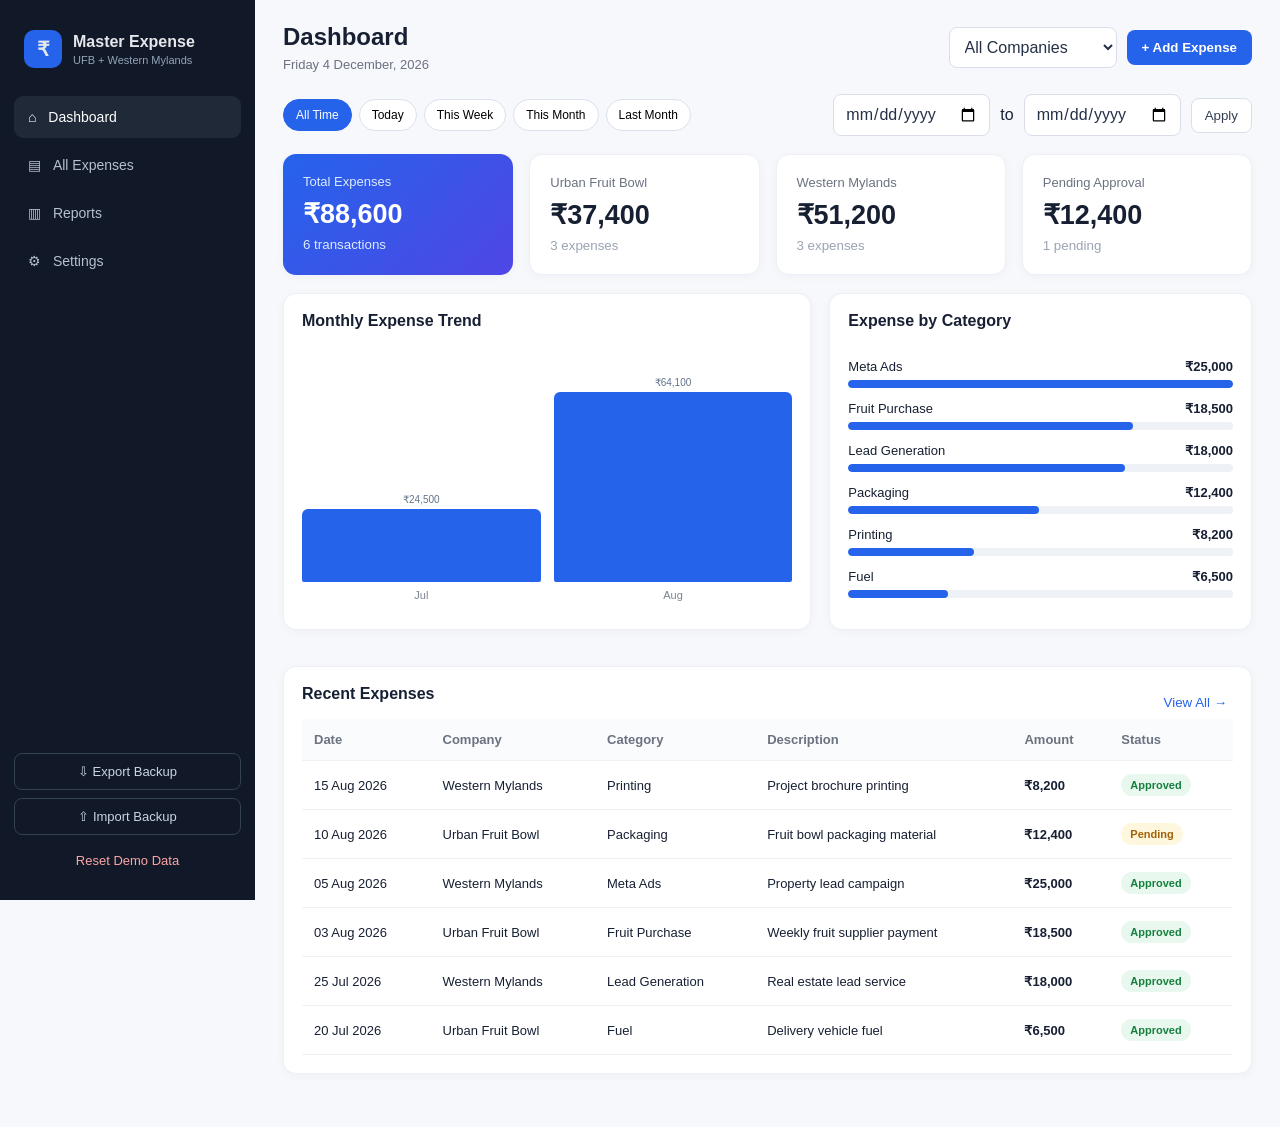
<file: index.html>
<!DOCTYPE html>
<html lang="en">
<head>
  <meta charset="UTF-8" />
  <meta name="viewport" content="width=device-width, initial-scale=1.0" />
  <meta name="theme-color" content="#2563eb" />
  <title>Master Expense Management</title>
  <link rel="stylesheet" href="style.css" />
</head>
<body>
  <div class="app">
    <aside class="sidebar">
      <div class="brand"><div class="brand-icon">₹</div><div><strong>Master Expense</strong><span>UFB + Western Mylands</span></div></div>
      <nav>
        <button class="nav active" data-view="dashboard">⌂ <span>Dashboard</span></button>
        <button class="nav" data-view="expenses">▤ <span>All Expenses</span></button>
        <button class="nav" data-view="reports">▥ <span>Reports</span></button>
        <button class="nav" data-view="settings">⚙ <span>Settings</span></button>
      </nav>
      <div class="side-bottom"><button id="exportBtn" class="outline">⇩ Export Backup</button><label class="outline import-label">⇧ Import Backup<input type="file" id="importFile" accept=".json" hidden></label><button id="resetBtn" class="danger-link">Reset Demo Data</button></div>
    </aside>

    <main>
      <header class="topbar">
        <button id="menuBtn" class="menu-btn">☰</button>
        <div><h1 id="pageTitle">Dashboard</h1><p id="todayText"></p></div>
        <div class="top-actions"><select id="globalCompany"><option value="All">All Companies</option><option>Urban Fruit Bowl</option><option>Western Mylands</option></select><button id="addExpenseBtn" class="primary">+ Add Expense</button></div>
      </header>

      <section id="dashboard" class="view active">
        <div class="filter-row">
          <div class="quick-filters" id="quickFilters">
            <button data-range="all" class="chip active">All Time</button><button data-range="today" class="chip">Today</button><button data-range="week" class="chip">This Week</button><button data-range="month" class="chip">This Month</button><button data-range="lastMonth" class="chip">Last Month</button>
          </div>
          <div class="date-filter"><input type="date" id="fromDate"><span>to</span><input type="date" id="toDate"><button id="applyDates" class="secondary">Apply</button></div>
        </div>
        <div class="cards">
          <div class="card accent"><span>Total Expenses</span><strong id="totalExpense">₹0</strong><small id="totalCount">0 transactions</small></div>
          <div class="card"><span>Urban Fruit Bowl</span><strong id="ufbTotal">₹0</strong><small id="ufbCount">0 expenses</small></div>
          <div class="card"><span>Western Mylands</span><strong id="wmTotal">₹0</strong><small id="wmCount">0 expenses</small></div>
          <div class="card"><span>Pending Approval</span><strong id="pendingTotal">₹0</strong><small id="pendingCount">0 pending</small></div>
        </div>
        <div class="dashboard-grid">
          <div class="panel"><div class="panel-head"><h3>Monthly Expense Trend</h3></div><div id="monthlyChart" class="bar-chart"></div></div>
          <div class="panel"><div class="panel-head"><h3>Expense by Category</h3></div><div id="categoryChart" class="category-chart"></div></div>
        </div>
        <div class="panel"><div class="panel-head"><h3>Recent Expenses</h3><button class="text-btn" data-go="expenses">View All →</button></div><div class="table-wrap"><table><thead><tr><th>Date</th><th>Company</th><th>Category</th><th>Description</th><th>Amount</th><th>Status</th></tr></thead><tbody id="recentBody"></tbody></table></div></div>
      </section>

      <section id="expenses" class="view">
        <div class="section-toolbar"><div class="search"><span>⌕</span><input id="searchExpenses" placeholder="Search description, category, vendor..."></div><select id="statusFilter"><option value="All">All Status</option><option>Pending</option><option>Approved</option><option>Rejected</option></select><select id="categoryFilter"><option value="All">All Categories</option></select><button id="clearFilters" class="secondary">Clear</button></div>
        <div class="panel"><div class="table-wrap"><table><thead><tr><th>Date</th><th>Company</th><th>Category</th><th>Description</th><th>Vendor / Recipient</th><th>Paid By</th><th>Amount</th><th>Status</th><th>Actions</th></tr></thead><tbody id="expensesBody"></tbody></table></div><div id="emptyState" class="empty">No expenses found. Click <b>+ Add Expense</b> to add your first expense.</div></div>
      </section>

      <section id="reports" class="view">
        <div class="report-controls"><select id="reportCompany"><option value="All">Combined Report</option><option>Urban Fruit Bowl</option><option>Western Mylands</option></select><input type="month" id="reportMonth"><button id="printReport" class="secondary">🖨 Print / Save PDF</button></div>
        <div id="reportContent">
          <div class="cards report-cards"><div class="card"><span>Total</span><strong id="reportTotal">₹0</strong></div><div class="card"><span>Transactions</span><strong id="reportTransactions">0</strong></div><div class="card"><span>Average Expense</span><strong id="reportAverage">₹0</strong></div></div>
          <div class="dashboard-grid"><div class="panel"><h3>Category Summary</h3><div id="reportCategories" class="summary-list"></div></div><div class="panel"><h3>Payment Mode</h3><div id="reportPayments" class="summary-list"></div></div></div>
          <div class="panel"><h3>Company Comparison</h3><div id="companyComparison" class="summary-list"></div></div>
        </div>
      </section>

      <section id="settings" class="view">
        <div class="settings-grid">
          <div class="panel"><h3>Categories</h3><p class="muted">Add categories used while entering expenses.</p><div class="inline-add"><input id="newCategory" placeholder="New category"><button id="addCategory" class="primary">Add</button></div><div id="categoryList" class="tag-list"></div></div>
          <div class="panel"><h3>System Information</h3><p class="muted">This website stores your data locally in the browser. Use Export Backup regularly. If you publish on GitHub Pages, each browser/device keeps its own local data unless you later connect a shared backend.</p><div class="info-box"><b>Companies</b><br>Urban Fruit Bowl<br>Western Mylands</div></div>
        </div>
      </section>
    </main>
  </div>

  <div id="modal" class="modal hidden"><div class="modal-card">
    <div class="modal-head"><div><h2 id="modalTitle">Add Expense</h2><p>Enter complete expense details.</p></div><button id="closeModal" class="close">×</button></div>
    <form id="expenseForm">
      <input type="hidden" id="editId">
      <div class="form-grid">
        <label>Date<input type="date" id="date" required></label>
        <label>Company<select id="company" required><option value="">Select Company</option><option>Urban Fruit Bowl</option><option>Western Mylands</option></select></label>
        <label>Category<select id="category" required></select></label>
        <label>Amount<input type="number" id="amount" min="0" step="0.01" placeholder="0.00" required></label>
        <label class="full">Description<input id="description" placeholder="What was this expense for?" required></label>
        <label>Vendor / Recipient<input id="vendor" placeholder="Optional"></label>
        <label>Payment Mode<select id="paymentMode"><option>Cash</option><option>UPI</option><option>Bank Transfer</option><option>Debit Card</option><option>Credit Card</option><option>Cheque</option></select></label>
        <label>Paid By<input id="paidBy" placeholder="e.g. Balu Sir, Narender"></label>
        <label>Money Source<select id="moneySource"><option>Company Account</option><option>Company Cash</option><option>Personal Account</option><option>Credit Card</option></select></label>
        <label>Status<select id="status"><option>Pending</option><option>Approved</option><option>Rejected</option></select></label>
        <label>Bill Available<select id="bill"><option>No</option><option>Yes</option></select></label>
        <label class="full">Remarks<textarea id="remarks" placeholder="Optional notes"></textarea></label>
      </div>
      <div class="modal-actions"><button type="button" id="cancelModal" class="secondary">Cancel</button><button class="primary" type="submit">Save Expense</button></div>
    </form>
  </div></div>
  <div id="toast" class="toast"></div>
  <script src="script.js"></script>
</body>
</html>
</file>
<file: style.css>
*{box-sizing:border-box}body{margin:0;font-family:Inter,Arial,sans-serif;background:#f6f8fc;color:#172033}.app{min-height:100vh;display:flex}.sidebar{width:255px;background:#111827;color:#e5e7eb;padding:22px 14px;display:flex;flex-direction:column;position:fixed;inset:0 auto 0 0}.brand{display:flex;gap:11px;align-items:center;padding:8px 10px 28px}.brand-icon{width:38px;height:38px;border-radius:10px;background:#2563eb;display:grid;place-items:center;font-weight:800;font-size:20px}.brand strong,.brand span{display:block}.brand span{font-size:11px;color:#94a3b8;margin-top:3px}nav{display:grid;gap:6px}.nav{border:0;background:transparent;color:#b7c0d0;text-align:left;padding:13px 14px;border-radius:9px;font-size:14px;cursor:pointer}.nav span{margin-left:8px}.nav:hover,.nav.active{background:#1f2937;color:#fff}.side-bottom{margin-top:auto;display:grid;gap:8px}.outline,.danger-link{width:100%;border:1px solid #334155;background:transparent;color:#cbd5e1;padding:10px;border-radius:8px;cursor:pointer;text-align:center;font-size:13px}.import-label{display:block}.danger-link{border:0;color:#fca5a5}main{margin-left:255px;width:calc(100% - 255px);padding:0 28px 35px}.topbar{height:94px;display:flex;align-items:center;justify-content:space-between}.topbar h1{margin:0;font-size:24px}.topbar p{margin:6px 0 0;color:#6b7280;font-size:13px}.top-actions,.section-toolbar,.filter-row,.date-filter,.report-controls{display:flex;gap:10px;align-items:center}.top-actions select,select,input,textarea{border:1px solid #d9deea;border-radius:8px;background:white;padding:10px 11px;font:inherit;color:#243047}.primary{border:0;background:#2563eb;color:white;padding:10px 15px;border-radius:8px;font-weight:600;cursor:pointer}.secondary{border:1px solid #d9deea;background:white;color:#334155;padding:9px 13px;border-radius:8px;cursor:pointer}.menu-btn{display:none}.view{display:none}.view.active{display:block}.filter-row{justify-content:space-between;margin-bottom:18px}.quick-filters{display:flex;gap:7px;flex-wrap:wrap}.chip{border:1px solid #dbe1ec;background:white;padding:8px 12px;border-radius:999px;font-size:12px;cursor:pointer}.chip.active{background:#2563eb;color:#fff;border-color:#2563eb}.cards{display:grid;grid-template-columns:repeat(4,1fr);gap:16px;margin-bottom:18px}.card,.panel{background:white;border:1px solid #edf0f5;border-radius:13px;box-shadow:0 2px 10px rgba(20,35,60,.035)}.card{padding:20px}.card span{display:block;color:#6b7280;font-size:13px}.card strong{font-size:27px;display:block;margin:9px 0 5px}.card small{color:#9aa4b2}.accent{background:linear-gradient(135deg,#2563eb,#4f46e5);color:white;border:0}.accent span,.accent small{color:#dbeafe}.dashboard-grid{display:grid;grid-template-columns:1.25fr 1fr;gap:18px;margin-bottom:18px}.panel{padding:18px;margin-bottom:18px}.panel h3{margin:0 0 16px;font-size:16px}.panel-head{display:flex;justify-content:space-between;align-items:center}.text-btn{border:0;background:none;color:#2563eb;cursor:pointer}.bar-chart{height:255px;display:flex;align-items:flex-end;gap:13px;padding-top:20px}.bar-wrap{flex:1;text-align:center;min-width:30px}.bar{background:#2563eb;border-radius:6px 6px 2px 2px;min-height:3px}.bar-label{font-size:11px;color:#7b8492;margin-top:7px}.bar-value{font-size:10px;color:#64748b;margin-bottom:4px}.category-row,.summary-row{margin:13px 0}.category-top,.summary-top{display:flex;justify-content:space-between;font-size:13px;margin-bottom:6px}.progress{height:8px;background:#eef2f7;border-radius:999px;overflow:hidden}.progress>i{display:block;height:100%;background:#2563eb;border-radius:999px}table{border-collapse:collapse;width:100%;font-size:13px}th{text-align:left;color:#6b7280;font-weight:600;background:#fafbfc}th,td{padding:13px 12px;border-bottom:1px solid #eef1f5}.table-wrap{overflow:auto}.badge{padding:5px 9px;border-radius:999px;font-size:11px;font-weight:700;display:inline-block}.pending{background:#fff7dd;color:#a16207}.approved{background:#e8f8ef;color:#15803d}.rejected{background:#feecec;color:#b91c1c}.section-toolbar{margin-bottom:16px}.search{display:flex;align-items:center;background:#fff;border:1px solid #d9deea;border-radius:8px;padding:0 10px;flex:1;max-width:430px}.search input{border:0;outline:0;width:100%}.empty{text-align:center;padding:42px;color:#778092;display:none}.action-btn{border:0;background:none;color:#2563eb;cursor:pointer;margin-right:8px}.action-btn.delete{color:#dc2626}.settings-grid{display:grid;grid-template-columns:1fr 1fr;gap:18px}.inline-add{display:flex;gap:8px}.inline-add input{flex:1}.tag-list{display:flex;gap:8px;flex-wrap:wrap;margin-top:18px}.tag{padding:8px 10px;background:#eff6ff;border-radius:8px;font-size:12px}.tag button{border:0;background:none;color:#dc2626;cursor:pointer;margin-left:6px}.muted{color:#718096;font-size:13px;line-height:1.6}.info-box{background:#f8fafc;border-radius:9px;padding:15px;line-height:1.8}.modal{position:fixed;inset:0;background:rgba(15,23,42,.52);display:grid;place-items:center;padding:18px;z-index:10}.hidden{display:none}.modal-card{background:white;border-radius:16px;width:min(760px,100%);max-height:92vh;overflow:auto;padding:22px}.modal-head{display:flex;justify-content:space-between;align-items:flex-start;margin-bottom:16px}.modal-head h2{margin:0}.modal-head p{margin:5px 0;color:#7b8492;font-size:13px}.close{border:0;background:#f1f5f9;border-radius:50%;width:34px;height:34px;font-size:23px;cursor:pointer}.form-grid{display:grid;grid-template-columns:1fr 1fr;gap:14px}.form-grid label{font-size:12px;font-weight:600;color:#475569;display:grid;gap:6px}.form-grid input,.form-grid select,.form-grid textarea{width:100%}.form-grid textarea{min-height:75px;resize:vertical}.full{grid-column:1/-1}.modal-actions{display:flex;justify-content:flex-end;gap:10px;margin-top:22px}.toast{position:fixed;right:24px;bottom:24px;background:#111827;color:#fff;padding:12px 16px;border-radius:9px;transform:translateY(80px);opacity:0;transition:.25s;z-index:20}.toast.show{transform:none;opacity:1}.summary-list{min-height:160px}.summary-row{padding-bottom:10px;border-bottom:1px solid #eef1f5}.report-controls{margin-bottom:18px}.report-cards{grid-template-columns:repeat(3,1fr)}@media(max-width:950px){.sidebar{width:68px;padding:18px 9px}.brand{padding:6px 5px 25px}.brand>div:last-child,.nav span,.side-bottom{display:none}.nav{text-align:center;padding:13px 5px}.nav span{margin:0}main{margin-left:68px;width:calc(100% - 68px)}.cards{grid-template-columns:repeat(2,1fr)}.dashboard-grid,.settings-grid{grid-template-columns:1fr}}@media(max-width:640px){main{margin:0;width:100%;padding:0 14px 25px}.sidebar{transform:translateX(-100%);width:255px;z-index:15;transition:.2s}.sidebar.open{transform:none}.brand>div:last-child,.nav span,.side-bottom{display:grid}.menu-btn{display:block;border:0;background:white;font-size:21px;margin-right:10px}.topbar{height:auto;padding:18px 0;align-items:flex-start}.top-actions select{display:none}.topbar h1{font-size:20px}.filter-row,.date-filter,.section-toolbar,.report-controls{align-items:stretch;flex-direction:column}.date-filter input{width:100%}.cards,.report-cards{grid-template-columns:1fr}.dashboard-grid{display:block}.form-grid{grid-template-columns:1fr}.full{grid-column:auto}.section-toolbar .search{max-width:none}.panel{padding:12px}th,td{white-space:nowrap;padding:10px 9px}.top-actions{margin-left:10px}.primary{white-space:nowrap}}@media print{.sidebar,.topbar,.report-controls{display:none!important}main{margin:0!important;width:100%!important;padding:0!important}.view{display:none!important}#reports{display:block!important}.panel,.card{box-shadow:none;border:1px solid #ddd}.dashboard-grid{grid-template-columns:1fr 1fr}}
</file>
